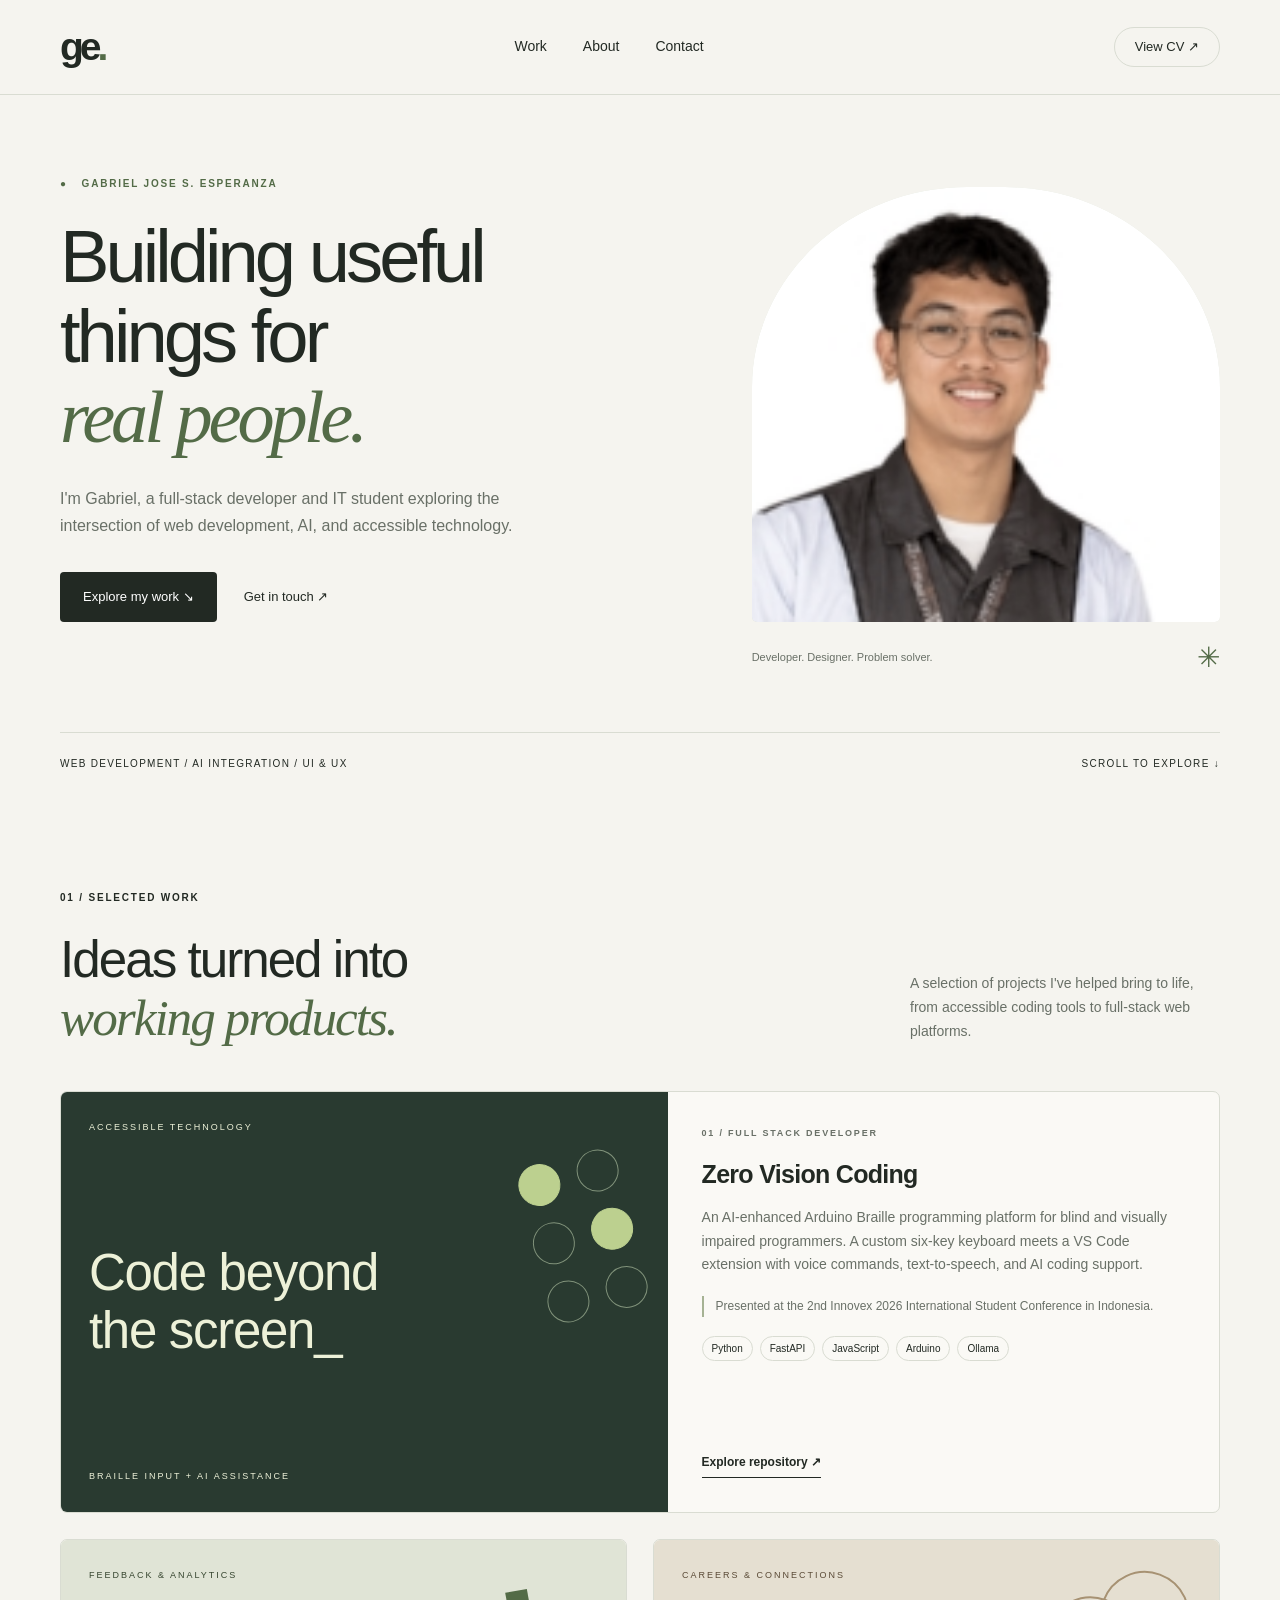
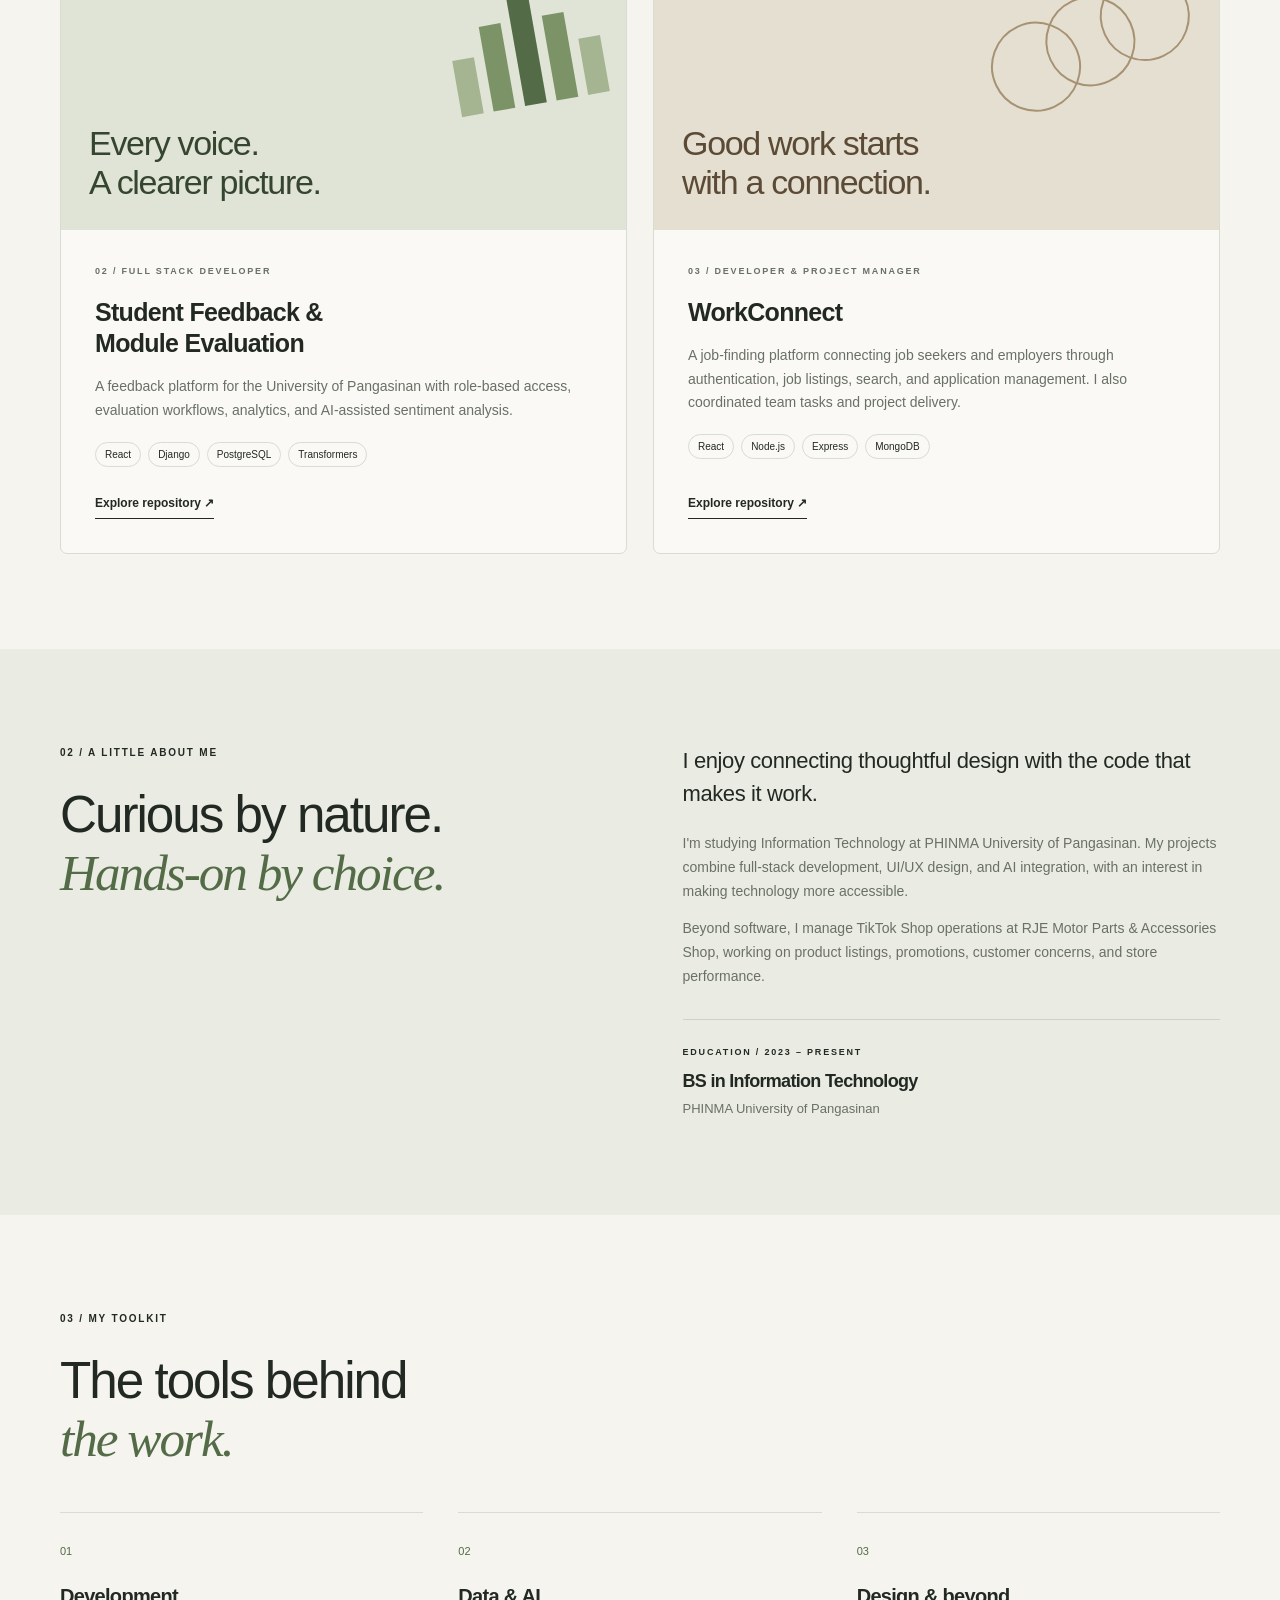
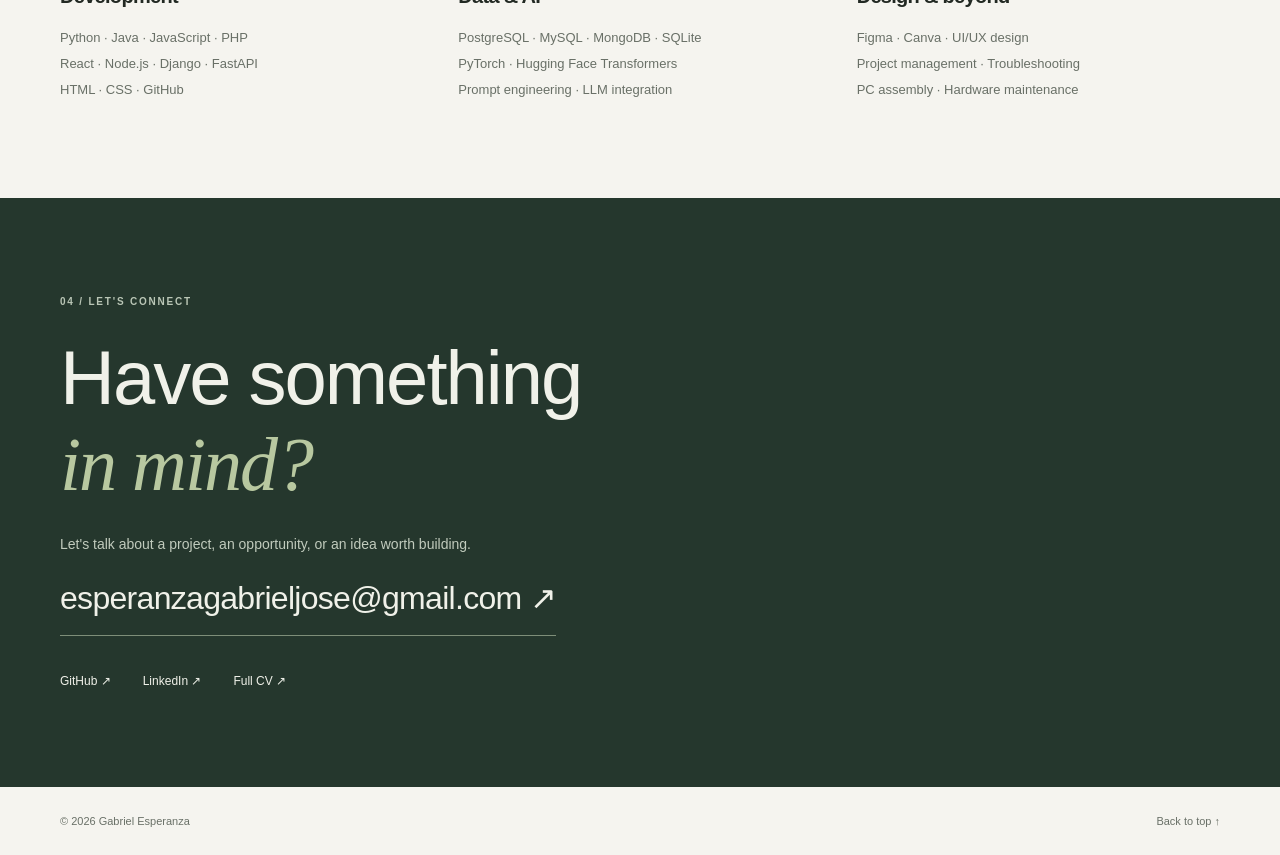
<file: index.html>
﻿<!DOCTYPE html>
<html lang="en">
<head>
<meta charset="UTF-8">
<meta name="viewport" content="width=device-width, initial-scale=1.0">
<meta name="description" content="Gabriel Esperanza's portfolio — full-stack development, accessible technology, and AI applications.">
<title>Gabriel Esperanza | Developer Portfolio</title>
<link rel="stylesheet" href="css/portfolio.css">
</head>
<body>
<a class="skip" href="#main">Skip to content</a>
<header><nav class="wrap" aria-label="Main navigation"><a class="brand" href="#home" aria-label="Gabriel Esperanza home">ge<span>.</span></a><div class="nav-links"><a href="#work">Work</a><a href="#about">About</a><a href="#contact">Contact</a></div><a class="cv" href="gabcv.html">View CV ↗</a></nav></header>
<main id="main">
<section class="hero wrap" id="home" aria-labelledby="intro">
<div><p class="eyebrow">● &nbsp; Gabriel Jose S. Esperanza</p><h1 id="intro">Building useful<br>things for<br><em>real people.</em></h1><p class="intro">I'm Gabriel, a full-stack developer and IT student exploring the intersection of web development, AI, and accessible technology.</p><div class="actions"><a class="button" href="#work">Explore my work ↘</a><a href="mailto:esperanzagabrieljose@gmail.com">Get in touch ↗</a></div></div>
<figure><div class="portrait"><img src="images/gabriel.jpg" alt="Gabriel Jose S. Esperanza" width="440" height="460" fetchpriority="high"></div><figcaption>Developer. Designer. Problem solver. <span aria-hidden="true">✳</span></figcaption></figure>
<div class="hero-bottom"><span>Web development / AI integration / UI &amp; UX</span><a href="#work">Scroll to explore ↓</a></div>
</section>
<section class="section wrap" id="work" aria-labelledby="work-title">
<div class="section-heading"><div><p class="eyebrow">01 / Selected work</p><h2 id="work-title">Ideas turned into<br><em>working products.</em></h2></div><p>A selection of projects I've helped bring to life, from accessible coding tools to full-stack web platforms.</p></div>
<article class="project featured"><div class="art braille" aria-hidden="true"><span class="art-label">ACCESSIBLE TECHNOLOGY</span><div class="dots"><i></i><i></i><i></i><i></i><i></i><i></i></div><div class="art-title">Code beyond<br>the screen_</div><span class="art-label">BRAILLE INPUT + AI ASSISTANCE</span></div><div class="project-copy"><p class="eyebrow">01 / Full Stack Developer</p><h3>Zero Vision Coding</h3><p>An AI-enhanced Arduino Braille programming platform for blind and visually impaired programmers. A custom six-key keyboard meets a VS Code extension with voice commands, text-to-speech, and AI coding support.</p><p class="note">Presented at the 2nd Innovex 2026 International Student Conference in Indonesia.</p><ul class="tags" aria-label="Technologies"><li>Python</li><li>FastAPI</li><li>JavaScript</li><li>Arduino</li><li>Ollama</li></ul><a class="project-link" href="https://github.com/endevium/ZeroVisionCoding" target="_blank" rel="noreferrer">Explore repository ↗</a></div></article>
<div class="project-grid">
<article class="project"><div class="art feedback" aria-hidden="true"><span class="art-label">FEEDBACK &amp; ANALYTICS</span><div class="bars"><i></i><i></i><i></i><i></i><i></i></div><div class="art-title">Every voice.<br>A clearer picture.</div></div><div class="project-copy"><p class="eyebrow">02 / Full Stack Developer</p><h3>Student Feedback &amp;<br>Module Evaluation</h3><p>A feedback platform for the University of Pangasinan with role-based access, evaluation workflows, analytics, and AI-assisted sentiment analysis.</p><ul class="tags" aria-label="Technologies"><li>React</li><li>Django</li><li>PostgreSQL</li><li>Transformers</li></ul><a class="project-link" href="https://github.com/endevium/upang-sfme" target="_blank" rel="noreferrer">Explore repository ↗</a></div></article>
<article class="project"><div class="art connect" aria-hidden="true"><span class="art-label">CAREERS &amp; CONNECTIONS</span><div class="rings"><i></i><i></i><i></i></div><div class="art-title">Good work starts<br>with a connection.</div></div><div class="project-copy"><p class="eyebrow">03 / Developer &amp; Project Manager</p><h3>WorkConnect</h3><p>A job-finding platform connecting job seekers and employers through authentication, job listings, search, and application management. I also coordinated team tasks and project delivery.</p><ul class="tags" aria-label="Technologies"><li>React</li><li>Node.js</li><li>Express</li><li>MongoDB</li></ul><a class="project-link" href="https://github.com/GabJSE/ITE-386-Preliminary-GPP" target="_blank" rel="noreferrer">Explore repository ↗</a></div></article>
</div></section>
<section class="section about" id="about" aria-labelledby="about-title"><div class="wrap about-grid"><div><p class="eyebrow">02 / A little about me</p><h2 id="about-title">Curious by nature.<br><em>Hands-on by choice.</em></h2></div><div><p class="lead">I enjoy connecting thoughtful design with the code that makes it work.</p><p>I'm studying Information Technology at PHINMA University of Pangasinan. My projects combine full-stack development, UI/UX design, and AI integration, with an interest in making technology more accessible.</p><p>Beyond software, I manage TikTok Shop operations at RJE Motor Parts &amp; Accessories Shop, working on product listings, promotions, customer concerns, and store performance.</p><div class="education"><p class="eyebrow">Education / 2023 – Present</p><h3>BS in Information Technology</h3><p>PHINMA University of Pangasinan</p></div></div></div></section>
<section class="section wrap" aria-labelledby="skills-title"><div class="section-heading"><div><p class="eyebrow">03 / My toolkit</p><h2 id="skills-title">The tools behind<br><em>the work.</em></h2></div></div><div class="skills"><div><span class="skill-number">01</span><h3>Development</h3><p>Python · Java · JavaScript · PHP<br>React · Node.js · Django · FastAPI<br>HTML · CSS · GitHub</p></div><div><span class="skill-number">02</span><h3>Data &amp; AI</h3><p>PostgreSQL · MySQL · MongoDB · SQLite<br>PyTorch · Hugging Face Transformers<br>Prompt engineering · LLM integration</p></div><div><span class="skill-number">03</span><h3>Design &amp; beyond</h3><p>Figma · Canva · UI/UX design<br>Project management · Troubleshooting<br>PC assembly · Hardware maintenance</p></div></div></section>
<section class="section contact" id="contact" aria-labelledby="contact-title"><div class="wrap"><p class="eyebrow">04 / Let's connect</p><h2 id="contact-title">Have something<br><em>in mind?</em></h2><p>Let's talk about a project, an opportunity, or an idea worth building.</p><a class="email" href="mailto:esperanzagabrieljose@gmail.com">esperanzagabrieljose@gmail.com ↗</a><div class="socials"><a href="https://github.com/GabJSE" target="_blank" rel="noreferrer">GitHub ↗</a><a href="https://www.linkedin.com/in/gabesperanza" target="_blank" rel="noreferrer">LinkedIn ↗</a><a href="gabcv.html">Full CV ↗</a></div></div></section>
</main><footer class="wrap"><span>© 2026 Gabriel Esperanza</span><a href="#home">Back to top ↑</a></footer>
</body>
</html>
</file>
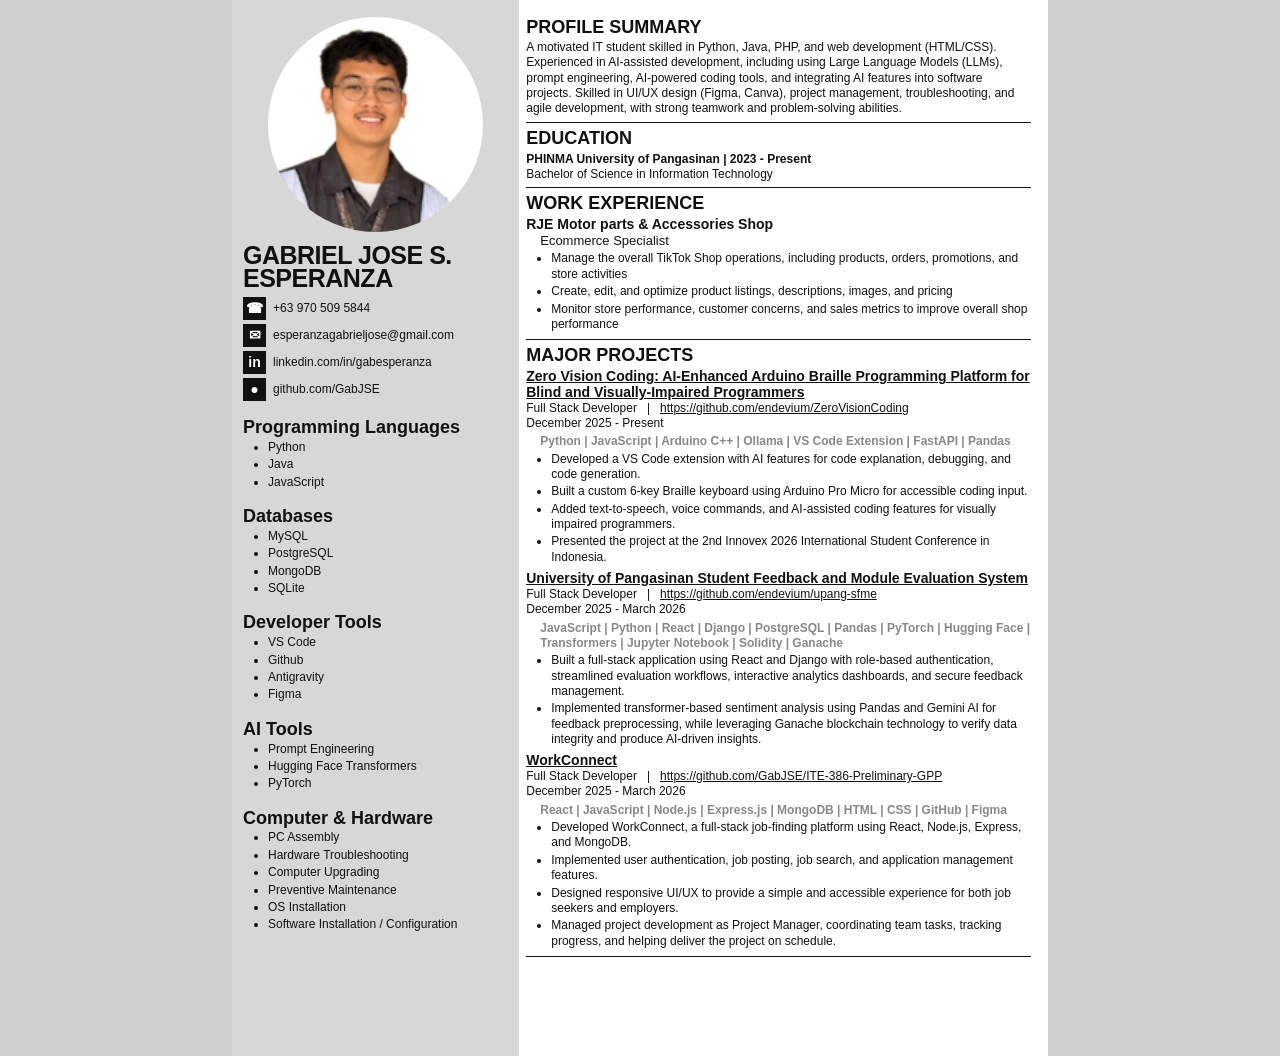
<file: gabcv.html>
<!DOCTYPE html>
<html lang="en">
<head>
    <meta charset="UTF-8">
    <meta name="viewport" content="width=device-width, initial-scale=1.0">
    <meta name="description" content="Curriculum vitae of Gabriel Jose S. Esperanza, Full Stack Developer.">
    <title>Gabriel Jose S. Esperanza | Curriculum Vitae</title>
    <link rel="stylesheet" href="css/gabcv.css">
</head>
<body>
    <main class="resume" id="top">
        <aside class="sidebar">
            <div class="portrait">
                <img src="images/gabriel.jpg" alt="Gabriel Jose S. Esperanza">
            </div>
            <h1>GABRIEL JOSE S.<br>ESPERANZA</h1>

            <address class="contact">
                <a href="tel:+639705095844"><span aria-hidden="true">☎</span> +63 970 509 5844</a>
                <a href="mailto:esperanzagabrieljose@gmail.com"><span aria-hidden="true">✉</span> esperanzagabrieljose@gmail.com</a>
                <a href="https://www.linkedin.com/in/gabesperanza" target="_blank" rel="noreferrer"><span aria-hidden="true">in</span> linkedin.com/in/gabesperanza</a>
                <a href="https://github.com/GabJSE" target="_blank" rel="noreferrer"><span aria-hidden="true">●</span> github.com/GabJSE</a>
            </address>

            <section class="sidebar-section" aria-labelledby="languages-heading">
                <h2 id="languages-heading">Programming Languages</h2>
                <ul>
                    <li>Python</li>
                    <li>Java</li>
                    <li>JavaScript</li>
                </ul>
            </section>
            <section class="sidebar-section" aria-labelledby="databases-heading">
                <h2 id="databases-heading">Databases</h2>
                <ul>
                    <li>MySQL</li>
                    <li>PostgreSQL</li>
                    <li>MongoDB</li>
                    <li>SQLite</li>
                </ul>
            </section>
            <section class="sidebar-section" aria-labelledby="tools-heading">
                <h2 id="tools-heading">Developer Tools</h2>
                <ul>
                    <li>VS Code</li>
                    <li>Github</li>
                    <li>Antigravity</li>
                    <li>Figma</li>
                </ul>
            </section>
            <section class="sidebar-section" aria-labelledby="ai-heading">
                <h2 id="ai-heading">AI Tools</h2>
                <ul>
                    <li>Prompt Engineering</li>
                    <li>Hugging Face Transformers</li>
                    <li>PyTorch</li>
                </ul>
            </section>
            <section class="sidebar-section" aria-labelledby="hardware-heading">
                <h2 id="hardware-heading">Computer &amp; Hardware</h2>
                <ul>
                    <li>PC Assembly</li>
                    <li>Hardware Troubleshooting</li>
                    <li>Computer Upgrading</li>
                    <li>Preventive Maintenance</li>
                    <li>OS Installation</li>
                    <li>Software Installation / Configuration</li>
                </ul>
            </section>
        </aside>

        <div class="content">
            <section class="content-section profile" id="profile">
                <h2>PROFILE SUMMARY</h2>
                <p>A motivated IT student skilled in Python, Java, PHP, and web development (HTML/CSS). Experienced in AI-assisted development, including using Large Language Models (LLMs), prompt engineering, AI-powered coding tools, and integrating AI features into software projects. Skilled in UI/UX design (Figma, Canva), project management, troubleshooting, and agile development, with strong teamwork and problem-solving abilities.</p>
            </section>

            <section class="content-section">
                <h2>EDUCATION</h2>
                <div class="entry">
                    <strong>PHINMA University of Pangasinan | 2023 - Present</strong>
                    <p>Bachelor of Science in Information Technology</p>
                </div>
            </section>

            <section class="content-section" id="experience">
                <h2>WORK EXPERIENCE</h2>
                <article class="entry">
                    <h3>RJE Motor parts &amp; Accessories Shop</h3>
                    <p class="role">Ecommerce Specialist</p>
                    <ul>
                        <li>Manage the overall TikTok Shop operations, including products, orders, promotions, and store activities</li>
                        <li>Create, edit, and optimize product listings, descriptions, images, and pricing</li>
                        <li>Monitor store performance, customer concerns, and sales metrics to improve overall shop performance</li>
                    </ul>
                </article>
            </section>

            <section class="content-section projects" id="projects">
                <h2>MAJOR PROJECTS</h2>
                <article class="entry">
                    <h3><a href="https://github.com/endevium/ZeroVisionCoding" target="_blank" rel="noreferrer">Zero Vision Coding: AI-Enhanced Arduino Braille Programming Platform for Blind and Visually-Impaired Programmers</a></h3>
                    <p>Full Stack Developer &nbsp; | &nbsp; <a href="https://github.com/endevium/ZeroVisionCoding" target="_blank" rel="noreferrer">https://github.com/endevium/ZeroVisionCoding</a><br>December 2025 - Present</p>
                    <p class="stack">Python | JavaScript | Arduino C++ | Ollama | VS Code Extension | FastAPI | Pandas</p>
                    <ul>
                        <li>Developed a VS Code extension with AI features for code explanation, debugging, and code generation.</li>
                        <li>Built a custom 6-key Braille keyboard using Arduino Pro Micro for accessible coding input.</li>
                        <li>Added text-to-speech, voice commands, and AI-assisted coding features for visually impaired programmers.</li>
                        <li>Presented the project at the 2nd Innovex 2026 International Student Conference in Indonesia.</li>
                    </ul>
                </article>
                <article class="entry">
                    <h3><a href="https://github.com/endevium/upang-sfme" target="_blank" rel="noreferrer">University of Pangasinan Student Feedback and Module Evaluation System</a></h3>
                    <p>Full Stack Developer &nbsp; | &nbsp; <a href="https://github.com/endevium/upang-sfme" target="_blank" rel="noreferrer">https://github.com/endevium/upang-sfme</a><br>December 2025 - March 2026</p>
                    <p class="stack">JavaScript | Python | React | Django | PostgreSQL | Pandas | PyTorch | Hugging Face | Transformers | Jupyter Notebook | Solidity | Ganache</p>
                    <ul>
                        <li>Built a full-stack application using React and Django with role-based authentication, streamlined evaluation workflows, interactive analytics dashboards, and secure feedback management.</li>
                        <li>Implemented transformer-based sentiment analysis using Pandas and Gemini AI for feedback preprocessing, while leveraging Ganache blockchain technology to verify data integrity and produce AI-driven insights.</li>
                    </ul>
                </article>
                <article class="entry">
                    <h3><a href="https://github.com/GabJSE/ITE-386-Preliminary-GPP" target="_blank" rel="noreferrer">WorkConnect</a></h3>
                    <p>Full Stack Developer &nbsp; | &nbsp; <a href="https://github.com/GabJSE/ITE-386-Preliminary-GPP" target="_blank" rel="noreferrer">https://github.com/GabJSE/ITE-386-Preliminary-GPP</a><br>December 2025 - March 2026</p>
                    <p class="stack">React | JavaScript | Node.js | Express.js | MongoDB | HTML | CSS | GitHub | Figma</p>
                    <ul>
                        <li>Developed WorkConnect, a full-stack job-finding platform using React, Node.js, Express, and MongoDB.</li>
                        <li>Implemented user authentication, job posting, job search, and application management features.</li>
                        <li>Designed responsive UI/UX to provide a simple and accessible experience for both job seekers and employers.</li>
                        <li>Managed project development as Project Manager, coordinating team tasks, tracking progress, and helping deliver the project on schedule.</li>
                    </ul>
                </article>
            </section>
        </div>
    </main>
</body>
</html>
</file>
<file: css/portfolio.css>
﻿:root{--paper:#f5f4ef;--ink:#222923;--muted:#697067;--green:#536b47;--line:#d9dcd2}*{box-sizing:border-box}html{scroll-behavior:smooth;scroll-padding-top:30px}body{margin:0;background:var(--paper);color:var(--ink);font:16px/1.7 'Segoe UI',Arial,sans-serif}a{color:inherit;text-decoration:none}a:hover{color:var(--green)}a:focus-visible{outline:3px solid var(--green);outline-offset:5px}.wrap{width:min(1160px,calc(100% - 80px));margin:auto}.skip{position:absolute;top:-80px;left:20px;background:var(--ink);color:white;padding:12px;z-index:10}.skip:focus{top:10px}header{border-bottom:1px solid var(--line)}nav{height:94px;display:flex;align-items:center;justify-content:space-between}.brand{font-size:39px;font-weight:750;letter-spacing:-4px}.brand span{color:var(--green)}.nav-links{display:flex;gap:36px;font-size:14px}.cv{font-size:13px;border:1px solid var(--line);border-radius:30px;padding:8px 20px}.hero{display:grid;grid-template-columns:1.25fr 1fr;gap:50px;padding-top:80px}.eyebrow{font-size:10px;font-weight:600;letter-spacing:1.8px;text-transform:uppercase;margin:0 0 25px}.hero .eyebrow{color:var(--green)}h1,h2,h3,p{margin-top:0}h1{font-size:clamp(48px,5.8vw,80px);font-weight:500;line-height:1.08;letter-spacing:-4px;margin-bottom:27px}em{font-family:Georgia,'Times New Roman',serif;font-weight:400;color:var(--green)}.intro{max-width:470px;color:var(--muted)}.actions{display:flex;align-items:center;gap:27px;margin-top:33px;font-size:13px}.button{background:var(--ink);color:white;padding:14px 23px;border-radius:4px}.button:hover{background:var(--green);color:white}figure{margin:12px 0 0 25px}.portrait{background:#dce0d3;border-radius:46% 46% 5px 5px;overflow:hidden;height:435px}.portrait img{display:block;width:100%;height:100%;object-fit:cover;object-position:center 35%;filter:saturate(.65)}figcaption{display:flex;align-items:center;justify-content:space-between;padding-top:12px;font-size:11px;color:var(--muted)}figcaption span{font-size:28px;color:var(--green)}.hero-bottom{grid-column:1/-1;display:flex;justify-content:space-between;border-top:1px solid var(--line);padding:22px 0;font-size:10px;text-transform:uppercase;letter-spacing:1.3px}.section{padding:95px 0}.section-heading{display:flex;justify-content:space-between;align-items:end;gap:50px;margin-bottom:44px}h2{font-size:clamp(34px,4vw,53px);line-height:1.14;font-weight:500;letter-spacing:-2px;margin-bottom:0}.section-heading>p{max-width:310px;color:var(--muted);font-size:14px;margin-bottom:4px}.project{border:1px solid var(--line);border-radius:7px;overflow:hidden;background:#faf9f5;display:flex;flex-direction:column}.featured{display:grid;grid-template-columns:1.1fr 1fr;margin-bottom:26px}.art{min-height:290px;padding:28px;position:relative;overflow:hidden;display:flex;flex-direction:column;justify-content:space-between}.braille{background:#293a30;color:#edf1d8;min-height:420px}.art-label{font-size:9px;letter-spacing:2px;z-index:1}.art-title{font-size:34px;letter-spacing:-1.3px;line-height:1.15;z-index:1;font-weight:500}.braille .art-title{font-size:51px}.dots{position:absolute;right:34px;top:63px;display:grid;grid-template-columns:repeat(2,42px);gap:18px;transform:rotate(-14deg)}.dots i{width:42px;height:42px;border:1px solid #80927a;border-radius:50%}.dots i:nth-child(3n+1){background:#bcd08f;border-color:#bcd08f}.project-copy{padding:34px;display:flex;flex-direction:column;align-items:flex-start;flex:1}.project-copy .eyebrow{font-size:9px;color:var(--muted);margin-bottom:17px}h3{font-size:25px;font-weight:550;letter-spacing:-.7px;line-height:1.25;margin-bottom:16px}.project-copy>p:not(.eyebrow){font-size:14px;color:var(--muted);margin-bottom:19px}.project-copy .note{font-size:12px!important;border-left:2px solid #a5b293;padding-left:12px}.tags{list-style:none;padding:0;display:flex;flex-wrap:wrap;gap:7px;margin:0 0 26px}.tags li{font-size:10px;padding:3px 9px;border:1px solid var(--line);border-radius:20px}.project-link{font-size:12px;font-weight:600;margin-top:auto;border-bottom:1px solid var(--ink);padding-bottom:5px}.project-grid{display:grid;grid-template-columns:1fr 1fr;gap:26px}.feedback{background:#e0e4d6;color:#36452f}.bars{position:absolute;display:flex;align-items:flex-end;gap:10px;right:25px;top:50px;height:115px;transform:rotate(-10deg)}.bars i{width:22px;background:#a5b592;height:50%}.bars i:nth-child(2n){height:75%;background:#7b9366}.bars i:nth-child(3n){height:100%;background:#536b47}.connect{background:#e5dfd1;color:#5a4a36}.rings{position:absolute;right:25px;top:50px;display:flex;transform:rotate(-25deg)}.rings i{width:90px;height:90px;border:2px solid #a79273;border-radius:50%;margin-left:-30px}.about{background:#eaece3}.about-grid{display:grid;grid-template-columns:1fr 1fr;gap:85px}.about-grid>div>p:not(.eyebrow){color:var(--muted);font-size:14px}.about-grid .lead{font-size:22px!important;line-height:1.5;color:var(--ink)!important;letter-spacing:-.4px}.education{border-top:1px solid #cdd2c4;padding-top:25px;margin-top:30px}.education .eyebrow{font-size:9px;margin-bottom:10px}.education h3{font-size:18px;margin-bottom:5px}.education p:last-child{font-size:13px;color:var(--muted);margin:0}.skills{display:grid;grid-template-columns:repeat(3,1fr);gap:35px}.skills>div{border-top:1px solid var(--line);padding-top:23px}.skill-number{font-size:11px;color:var(--green)}.skills h3{font-size:20px;margin-top:20px}.skills p{font-size:13px;line-height:2;color:var(--muted);margin-bottom:0}.contact{background:#25372d;color:#f0f1e9}.contact em{color:#b8c8a0}.contact .eyebrow{color:#bac6b6}.contact h2{font-size:clamp(48px,6vw,76px);margin-bottom:25px}.contact p:not(.eyebrow){font-size:14px;color:#c1cbbd}.email{display:inline-block;font-size:clamp(16px,2.8vw,32px);letter-spacing:-.7px;border-bottom:1px solid #7e8e79;padding-bottom:10px;overflow-wrap:anywhere}.contact a:hover{color:#b8c8a0}.socials{display:flex;gap:32px;margin-top:35px;font-size:12px}footer{display:flex;justify-content:space-between;padding:25px 0;font-size:11px;color:var(--muted)}
@media(max-width:900px){.wrap{width:calc(100% - 48px)}.hero{gap:25px;padding-top:55px}h1{letter-spacing:-2.5px}figure{margin-left:0}.portrait{height:380px}.actions{gap:16px}.section{padding:70px 0}.project-copy{padding:25px}.braille .art-title{font-size:40px}.about-grid{gap:35px}.skills{gap:20px}}
@media(max-width:650px){.wrap{width:calc(100% - 40px)}nav{height:78px}.nav-links{gap:17px;font-size:12px}.cv{font-size:11px;padding:7px 12px}.brand{font-size:32px}.hero{grid-template-columns:1fr;padding-top:42px;gap:35px}h1{font-size:58px;letter-spacing:-3px}.intro{font-size:15px}figure{max-width:440px;width:100%;margin:auto}.portrait{height:400px}.hero-bottom{font-size:9px;gap:20px;align-items:center}.hero-bottom>span{max-width:180px}.hero-bottom>a{flex-shrink:0;letter-spacing:0}.section{padding:58px 0}.section-heading{display:block;margin-bottom:30px}.section-heading>p{margin-top:24px}.featured,.project-grid,.about-grid,.skills{grid-template-columns:1fr}.art{min-height:270px}.braille{min-height:320px}.project-copy{padding:27px}.braille .art-title{font-size:45px}.about-grid{gap:30px}.skills{gap:28px}.skills h3{margin-top:12px}.email{letter-spacing:0}.socials{gap:27px}footer{font-size:10px;gap:15px}}
@media(prefers-reduced-motion:reduce){html{scroll-behavior:auto}}
</file>
<file: css/gabcv.css>
* {
    box-sizing: border-box;
}

html {
    background: #cfcfcf;
}

body {
    margin: 0;
    background: #cfcfcf;
    color: #111;
    font-family: Arial, Helvetica, sans-serif;
    font-size: 12px;
    line-height: 1.28;
}

a {
    color: inherit;
}

.resume {
    display: grid;
    grid-template-columns: 35.2% 64.8%;
    margin: 0 auto;
    max-width: 8.5in;
    min-height: 11in;
    background: #fff;
}

.sidebar {
    padding: 17px 11px 28px;
    background: #d7d7d7;
}

.portrait {
    width: 215px;
    height: 215px;
    margin: 0 auto 12px;
    overflow: hidden;
    border-radius: 50%;
    background: #fff;
}

.portrait img {
    display: block;
    width: 100%;
    height: 100%;
    object-fit: cover;
}

.sidebar h1 {
    margin: 0 0 7px;
    font-size: 25px;
    line-height: .92;
    letter-spacing: -.5px;
}

.contact {
    display: grid;
    gap: 4px;
    margin: 0;
    font-style: normal;
}

.contact a {
    display: flex;
    align-items: center;
    gap: 7px;
    overflow-wrap: anywhere;
    text-decoration: none;
}

.contact span {
    display: inline-grid;
    flex: 0 0 23px;
    place-items: center;
    width: 23px;
    height: 23px;
    color: #fff;
    background: #111;
    font-size: 14px;
    font-weight: 700;
}

.sidebar-section {
    margin-top: 17px;
}

.sidebar-section h2,
.content-section h2 {
    margin: 0 0 3px;
    font-size: 18px;
    line-height: 1.05;
}

.sidebar-section ul,
.content-section ul {
    margin: 0;
    padding-left: 25px;
}

.sidebar-section li {
    margin: 2px 0;
}

.content {
    padding: 18px 17px 30px 7px;
}

.content-section {
    border-bottom: 1px solid #111;
    padding: 0 0 5px;
}

.content-section + .content-section {
    padding-top: 6px;
}

.content-section p {
    margin: 0;
}

.entry {
    margin-top: 4px;
}

.entry h3 {
    margin: 0;
    font-size: 14px;
    line-height: 1.12;
}

.entry h3 a {
    font-weight: 700;
}

.entry .role {
    margin-left: 14px;
    font-size: 13px;
}

.entry li {
    margin: 2px 0;
}

.projects .entry + .entry {
    margin-top: 6px;
}

.stack {
    margin: 3px 0 2px 14px !important;
    color: #888;
    font-weight: 700;
}

@media (max-width: 700px) {
    html,
    body {
        background: #fff;
    }

    .resume {
        display: block;
        min-height: 0;
        width: 100%;
    }

    .sidebar {
        padding: 25px 22px;
    }

    .portrait {
        width: min(215px, 62vw);
        height: min(215px, 62vw);
    }

    .content {
        padding: 22px;
    }
}

@media print {
    html,
    body {
        background: #fff;
    }

    .resume {
        width: 8.5in;
        max-width: none;
    }

    @page {
        margin: 0;
        size: letter;
    }
}
</file>
